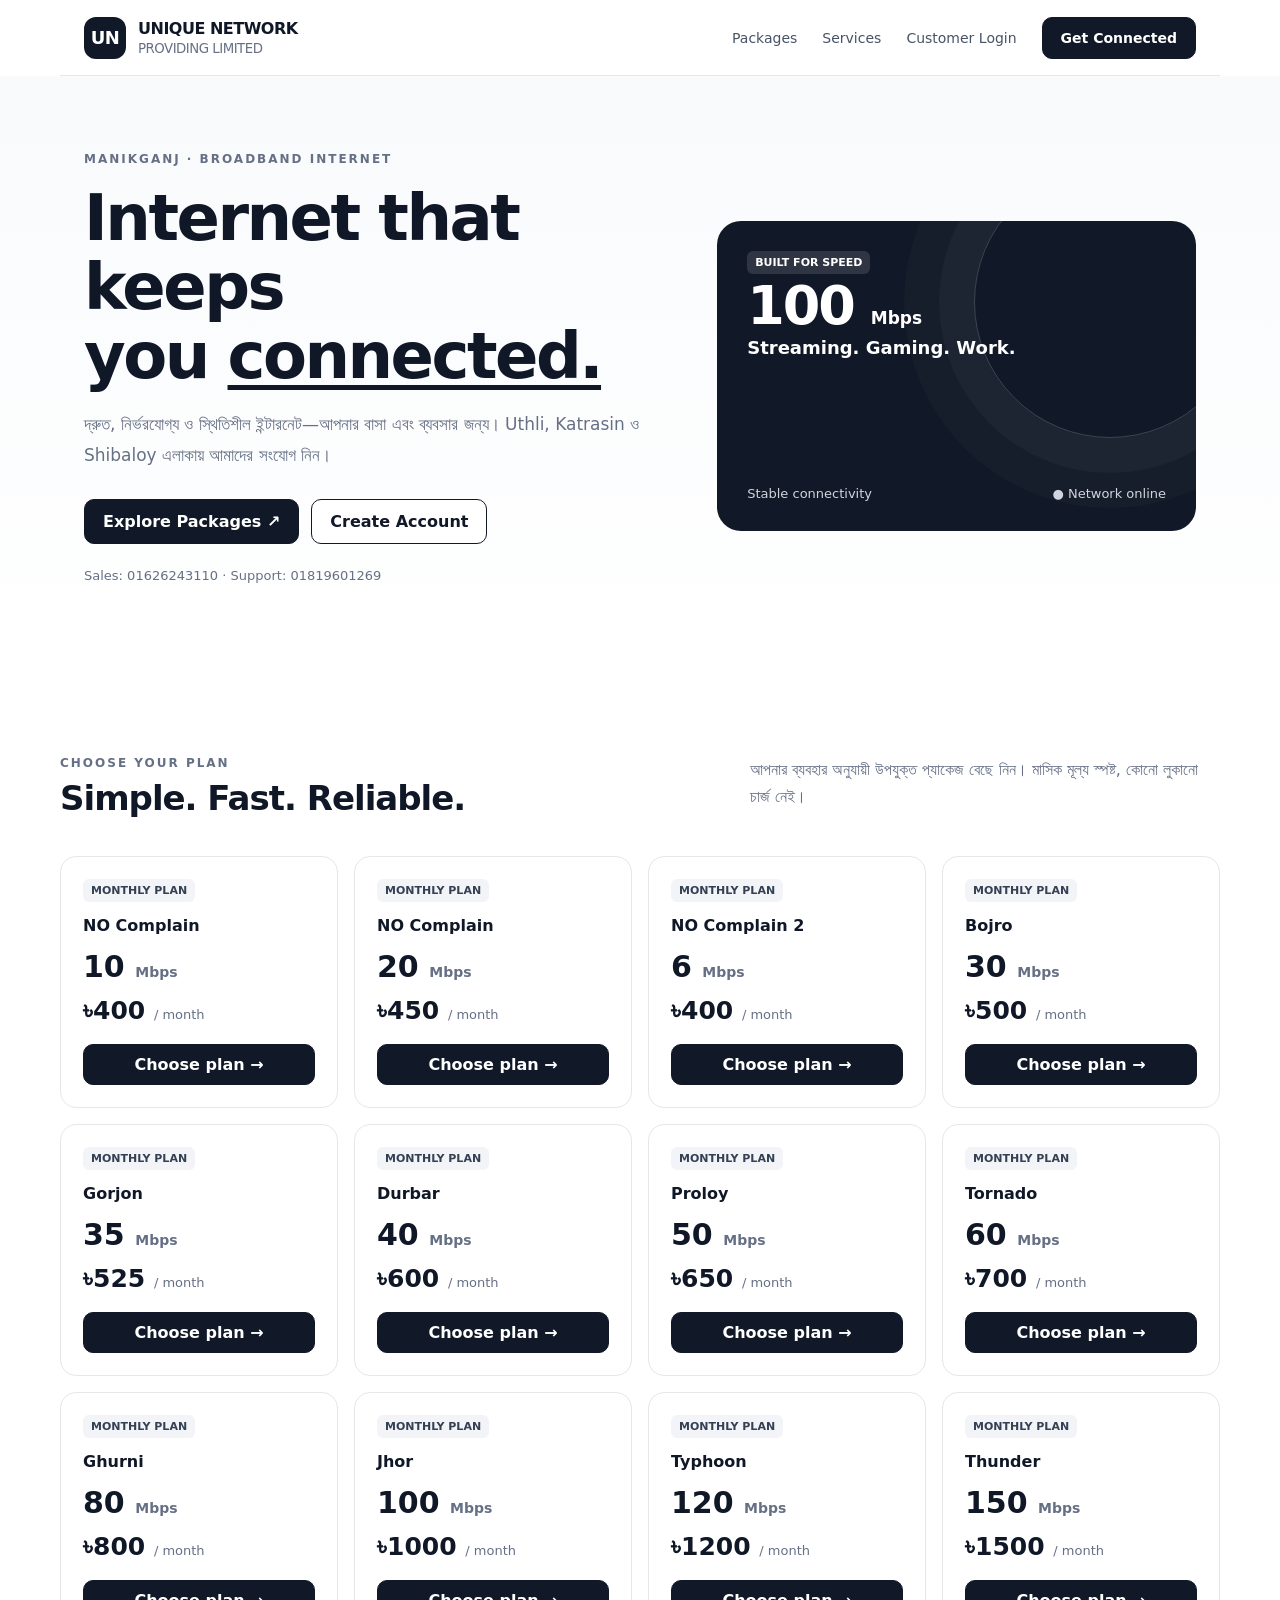
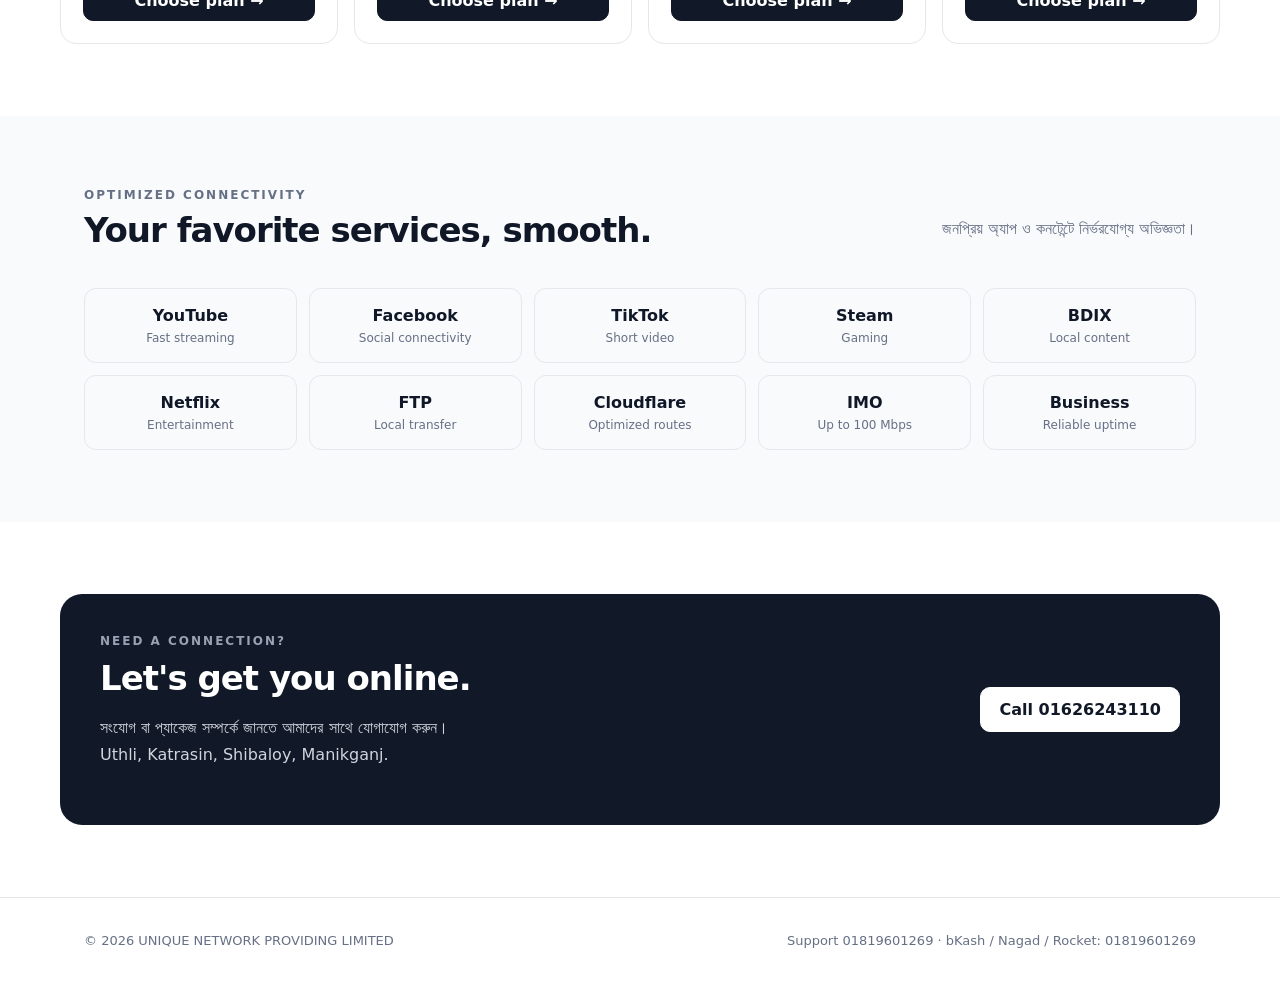
<file: index.html>
<!doctype html><n<html lang="bn"><head><meta charset="utf-8"><meta name="viewport" content="width=device-width,initial-scale=1"><title>Unique Network | Fast, Reliable Internet</title><meta name="description" content="Unique Network Providing Limited — reliable broadband in Manikganj"><style>
:root{--ink:#101828;--muted:#667085;--line:#e5e7eb;--accent:#111827;--bg:#f8fafc}*{box-sizing:border-box}body{margin:0;font-family:Inter,system-ui,"Noto Sans Bengali",Arial,sans-serif;color:var(--ink);background:white}a{color:inherit;text-decoration:none}.wrap{max-width:1160px;margin:auto;padding:0 24px}.nav{height:76px;display:flex;align-items:center;justify-content:space-between;border-bottom:1px solid var(--line)}.brand{display:flex;align-items:center;gap:12px;font-weight:800;letter-spacing:-.5px}.logo{width:42px;height:42px;border-radius:12px;background:#111827;color:#fff;display:grid;place-items:center;font-size:18px;font-weight:900}.navlinks{display:flex;gap:25px;align-items:center;font-size:14px;color:#475467}.btn{display:inline-flex;align-items:center;justify-content:center;padding:12px 18px;border-radius:10px;background:#111827;color:white;font-weight:700;border:1px solid #111827;cursor:pointer}.btn.outline{background:white;color:#111827}.hero{padding:76px 0 68px;background:linear-gradient(180deg,#f8fafc,white)}.hero-grid{display:grid;grid-template-columns:1.1fr .9fr;gap:48px;align-items:center}.eyebrow{font-size:12px;letter-spacing:2px;font-weight:800;color:#667085;text-transform:uppercase}.hero h1{font-size:clamp(38px,5vw,64px);line-height:1.08;letter-spacing:-2.5px;margin:18px 0}.hero p{color:var(--muted);font-size:17px;line-height:1.8;max-width:570px}.actions{display:flex;gap:12px;margin-top:28px;flex-wrap:wrap}.visual{background:#111827;border-radius:24px;min-height:310px;padding:30px;color:white;display:flex;flex-direction:column;justify-content:space-between;position:relative;overflow:hidden}.visual:after{content:"";position:absolute;width:270px;height:270px;border:1px solid #ffffff30;border-radius:50%;right:-50px;top:-55px;box-shadow:0 0 0 35px #ffffff08,0 0 0 70px #ffffff05}.speed{font-size:54px;font-weight:900;letter-spacing:-2px}.speed small{font-size:17px;letter-spacing:0}.visual-bottom{display:flex;justify-content:space-between;color:#d0d5dd;font-size:13px}.section{padding:72px 0}.section-head{display:flex;justify-content:space-between;align-items:end;gap:20px;margin-bottom:30px}.section h2{font-size:34px;letter-spacing:-1px;margin:8px 0}.section-head p{color:var(--muted);max-width:470px;line-height:1.7}.cards{display:grid;grid-template-columns:repeat(4,1fr);gap:16px}.card{border:1px solid var(--line);border-radius:16px;padding:22px;transition:.2s}.card:hover{border-color:#98a2b3;transform:translateY(-3px)}.card .name{font-weight:800;font-size:16px}.card .mbps{font-size:30px;font-weight:900;margin:14px 0 3px}.card .mbps small{font-size:14px;color:var(--muted)}.price{font-size:25px;font-weight:800;margin:12px 0 18px}.price small{font-size:13px;color:var(--muted);font-weight:500}.card .btn{width:100%;padding:10px}.tag{font-size:11px;font-weight:800;background:#f2f4f7;color:#344054;padding:5px 8px;border-radius:6px;display:inline-block}.services{display:grid;grid-template-columns:repeat(5,1fr);gap:12px}.service{border:1px solid var(--line);border-radius:12px;padding:17px;text-align:center;font-weight:700}.service span{display:block;color:var(--muted);font-size:12px;font-weight:500;margin-top:6px}.cta{background:#111827;color:white;border-radius:22px;padding:40px;display:flex;justify-content:space-between;align-items:center;gap:20px}.cta p{color:#d0d5dd;line-height:1.7}.footer{padding:35px 0;border-top:1px solid var(--line);color:var(--muted);font-size:13px}.footgrid{display:flex;justify-content:space-between;gap:20px}.auth{max-width:440px;margin:70px auto;padding:32px;border:1px solid var(--line);border-radius:18px;box-shadow:0 12px 35px #1018280a}.auth h1{font-size:28px;margin:10px 0}.auth p{color:var(--muted);line-height:1.7}.field{margin:18px 0}.field label{display:block;font-size:13px;font-weight:700;margin-bottom:8px}.field input{width:100%;padding:13px 14px;border:1px solid #d0d5dd;border-radius:9px;font:inherit}.auth .btn{width:100%}.auth-links{display:flex;justify-content:space-between;font-size:13px;margin-top:18px;color:#475467}.adminnote{font-size:12px;color:var(--muted);margin-top:16px}
@media(max-width:850px){.hero-grid{grid-template-columns:1fr}.cards{grid-template-columns:repeat(2,1fr)}.services{grid-template-columns:repeat(3,1fr)}.section-head{display:block}.navlinks{gap:12px}.navlinks .hide{display:none}}@media(max-width:520px){.wrap{padding:0 16px}.nav{height:66px}.brand{font-size:13px}.logo{width:36px;height:36px}.navlinks{font-size:12px}.hero{padding:48px 0}.cards{grid-template-columns:1fr}.services{grid-template-columns:repeat(2,1fr)}.section{padding:50px 0}.cta{padding:26px;display:block}.footgrid{display:block}.speed{font-size:44px}}
</style></head><body><header class="wrap nav"><a class="brand" href="/"><div class="logo">UN</div><span>UNIQUE NETWORK<br><small style="font-weight:500;color:#667085">PROVIDING LIMITED</small></span></a><nav class="navlinks"><a class="hide" href="#packages">Packages</a><a class="hide" href="#services">Services</a><a href="/login">Customer Login</a><a class="btn" href="/signup">Get Connected</a></nav></header><main><section class="hero"><div class="wrap hero-grid"><div><div class="eyebrow">Manikganj · Broadband Internet</div><h1>Internet that keeps<br>you <span style="text-decoration:underline;text-decoration-thickness:5px;text-underline-offset:7px">connected.</span></h1><p>দ্রুত, নির্ভরযোগ্য ও স্থিতিশীল ইন্টারনেট—আপনার বাসা এবং ব্যবসার জন্য। Uthli, Katrasin ও Shibaloy এলাকায় আমাদের সংযোগ নিন।</p><div class="actions"><a class="btn" href="#packages">Explore Packages ↗</a><a class="btn outline" href="/signup">Create Account</a></div><p style="font-size:13px;margin-top:20px">Sales: 01626243110 · Support: 01819601269</p></div><div class="visual"><div><span class="tag" style="background:#ffffff20;color:#fff">BUILT FOR SPEED</span><div class="speed">100 <small>Mbps</small></div><div style="font-size:18px;font-weight:700">Streaming. Gaming. Work.</div></div><div class="visual-bottom"><span>Stable connectivity</span><span>● Network online</span></div></div></div></section><section class="section wrap" id="packages"><div class="section-head"><div><div class="eyebrow">Choose your plan</div><h2>Simple. Fast. Reliable.</h2></div><p>আপনার ব্যবহার অনুযায়ী উপযুক্ত প্যাকেজ বেছে নিন। মাসিক মূল্য স্পষ্ট, কোনো লুকানো চার্জ নেই।</p></div><div class="cards" id="packageCards"></div></section><section class="section" style="background:#f8fafc" id="services"><div class="wrap"><div class="section-head"><div><div class="eyebrow">Optimized connectivity</div><h2>Your favorite services, smooth.</h2></div><p>জনপ্রিয় অ্যাপ ও কনটেন্টে নির্ভরযোগ্য অভিজ্ঞতা।</p></div><div class="services"><div class="service">YouTube<span>Fast streaming</span></div><div class="service">Facebook<span>Social connectivity</span></div><div class="service">TikTok<span>Short video</span></div><div class="service">Steam<span>Gaming</span></div><div class="service">BDIX<span>Local content</span></div><div class="service">Netflix<span>Entertainment</span></div><div class="service">FTP<span>Local transfer</span></div><div class="service">Cloudflare<span>Optimized routes</span></div><div class="service">IMO<span>Up to 100 Mbps</span></div><div class="service">Business<span>Reliable uptime</span></div></div></div></section><section class="section wrap"><div class="cta"><div><div class="eyebrow" style="color:#98a2b3">Need a connection?</div><h2 style="margin:10px 0">Let's get you online.</h2><p>সংযোগ বা প্যাকেজ সম্পর্কে জানতে আমাদের সাথে যোগাযোগ করুন।<br>Uthli, Katrasin, Shibaloy, Manikganj.</p></div><a class="btn" style="background:white;color:#111827;border-color:white" href="tel:01626243110">Call 01626243110</a></div></section></main><footer class="footer"><div class="wrap footgrid"><div>© 2026 UNIQUE NETWORK PROVIDING LIMITED</div><div>Support 01819601269 · bKash / Nagad / Rocket: 01819601269</div></div></footer><script>const plans=[['NO Complain',10,400],['NO Complain',20,450],['NO Complain 2',6,400],['Bojro',30,500],['Gorjon',35,525],['Durbar',40,600],['Proloy',50,650],['Tornado',60,700],['Ghurni',80,800],['Jhor',100,1000],['Typhoon',120,1200],['Thunder',150,1500]];document.getElementById('packageCards').innerHTML=plans.map(p=>`<article class="card"><span class="tag">MONTHLY PLAN</span><div class="name" style="margin-top:14px">${p[0]}</div><div class="mbps">${p[1]} <small>Mbps</small></div><div class="price">৳${p[2]} <small>/ month</small></div><a class="btn" href="/signup?package=${encodeURIComponent(p[0])}">Choose plan →</a></article>`).join('');</script></body></html>
</file>
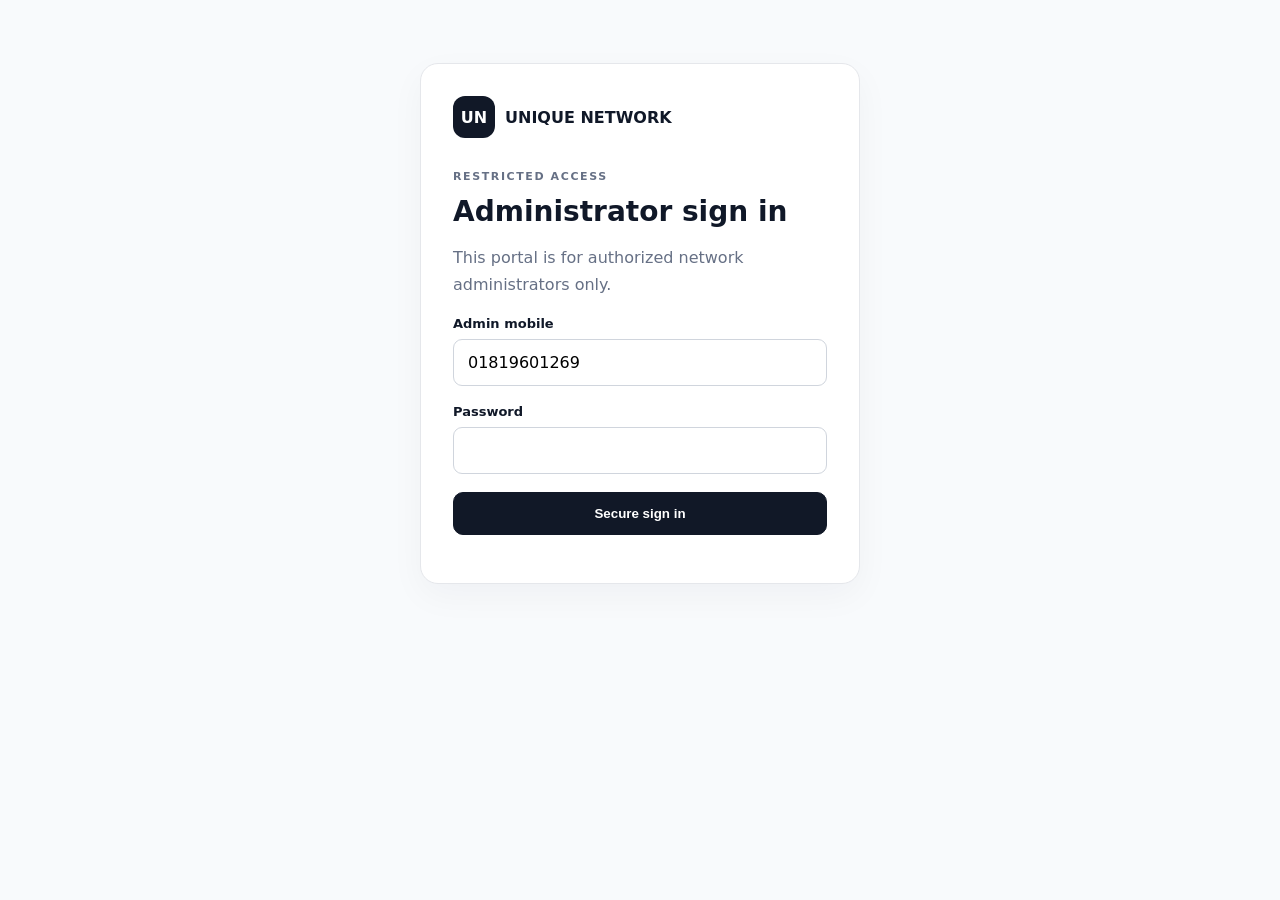
<file: admin-login.html>
<!doctype html><html lang="en"><head><meta charset="utf-8"><meta name="viewport" content="width=device-width,initial-scale=1"><title>Admin Sign In | Unique Network</title><link rel="stylesheet" href="/style.css"></head><body><div class="auth"><a class="brand" href="/"><div class="logo">UN</div> UNIQUE NETWORK</a><div class="eyebrow">RESTRICTED ACCESS</div><h1>Administrator sign in</h1><p>This portal is for authorized network administrators only.</p><form id="f"><div class="field"><label>Admin mobile</label><input name="phone" value="01819601269" required></div><div class="field"><label>Password</label><input name="password" type="password" required></div><button class="btn">Secure sign in</button></form><div id="msg" class="adminnote"></div></div><script>document.getElementById('f').onsubmit=async e=>{e.preventDefault();let d=Object.fromEntries(new FormData(e.target));let r=await fetch('/api/admin/login',{method:'POST',headers:{'content-type':'application/json'},body:JSON.stringify(d)});let j=await r.json();document.getElementById('msg').textContent=j.message||j.error||'Login failed';if(r.ok)location.href='/admin/dashboard';};</script></body></html>
</file>
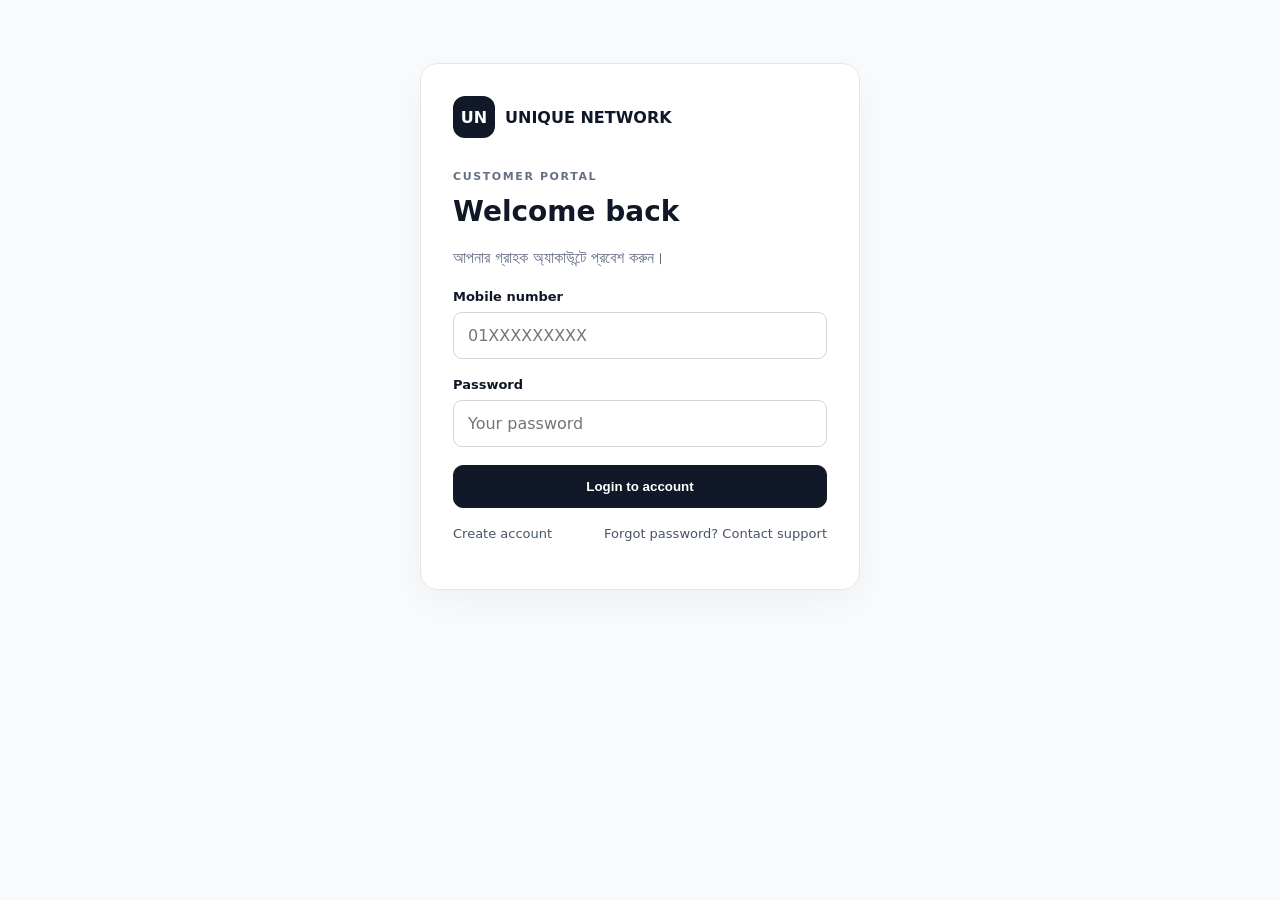
<file: login.html>
<!doctype html><html lang="bn"><head><meta charset="utf-8"><meta name="viewport" content="width=device-width,initial-scale=1"><title>Customer Login | Unique Network</title><link rel="stylesheet" href="/style.css"></head><body><div class="auth"><a class="brand" href="/"><div class="logo">UN</div> UNIQUE NETWORK</a><div class="eyebrow">CUSTOMER PORTAL</div><h1>Welcome back</h1><p>আপনার গ্রাহক অ্যাকাউন্টে প্রবেশ করুন।</p><form id="f"><div class="field"><label>Mobile number</label><input name="phone" placeholder="01XXXXXXXXX" required pattern="01[0-9]{9}"></div><div class="field"><label>Password</label><input name="password" type="password" placeholder="Your password" required></div><button class="btn">Login to account</button></form><div class="auth-links"><a href="/signup">Create account</a><a href="tel:01819601269">Forgot password? Contact support</a></div><div id="msg" class="adminnote"></div></div><script>document.getElementById('f').onsubmit=async e=>{e.preventDefault();let d=Object.fromEntries(new FormData(e.target));let r=await fetch('/api/login',{method:'POST',headers:{'content-type':'application/json'},body:JSON.stringify(d)});let j=await r.json();document.getElementById('msg').textContent=j.message||j.error||'Login failed';if(r.ok)location.href='/dashboard';};</script></body></html>
</file>
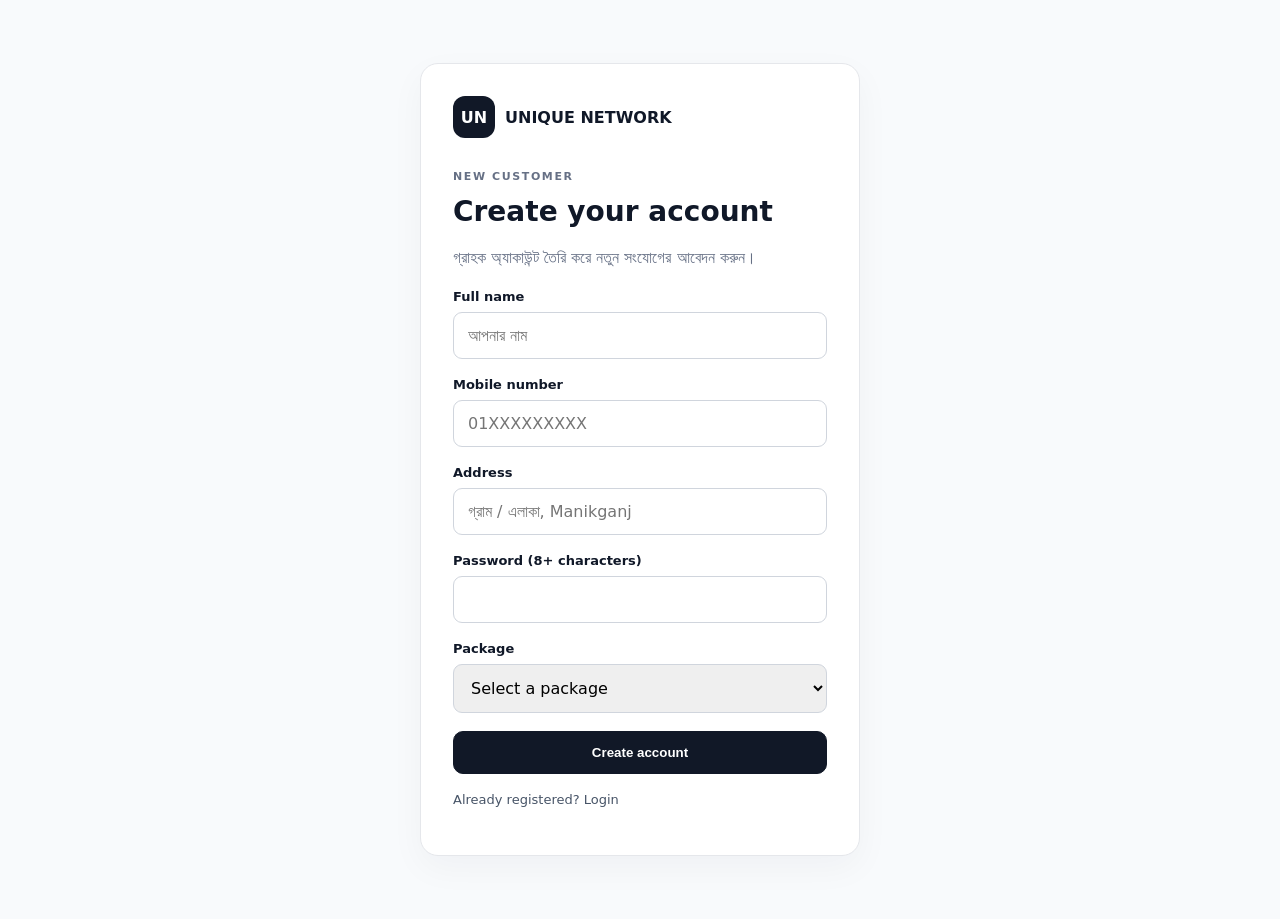
<file: signup.html>
<!doctype html><html lang="bn"><head><meta charset="utf-8"><meta name="viewport" content="width=device-width,initial-scale=1"><title>Sign Up | Unique Network</title><link rel="stylesheet" href="/style.css"></head><body><div class="auth"><a class="brand" href="/"><div class="logo">UN</div> UNIQUE NETWORK</a><div class="eyebrow">NEW CUSTOMER</div><h1>Create your account</h1><p>গ্রাহক অ্যাকাউন্ট তৈরি করে নতুন সংযোগের আবেদন করুন।</p><form id="f"><div class="field"><label>Full name</label><input name="name" required minlength="2" placeholder="আপনার নাম"></div><div class="field"><label>Mobile number</label><input name="phone" required pattern="01[0-9]{9}" placeholder="01XXXXXXXXX"></div><div class="field"><label>Address</label><input name="address" required placeholder="গ্রাম / এলাকা, Manikganj"></div><div class="field"><label>Password (8+ characters)</label><input name="password" type="password" required minlength="8"></div><div class="field"><label>Package</label><select name="package" required><option value="">Select a package</option><option>NO Complain 10 Mbps - ৳400</option><option>NO Complain 20 Mbps - ৳450</option><option>NO Complain 2 6 Mbps - ৳400</option><option>Bojro 30 Mbps - ৳500</option><option>Gorjon 35 Mbps - ৳525</option><option>Durbar 40 Mbps - ৳600</option><option>Proloy 50 Mbps - ৳650</option><option>Tornado 60 Mbps - ৳700</option><option>Ghurni 80 Mbps - ৳800</option><option>Jhor 100 Mbps - ৳1000</option><option>Typhoon 120 Mbps - ৳1200</option><option>Thunder 150 Mbps - ৳1500</option></select></div><button class="btn">Create account</button></form><div class="auth-links"><a href="/login">Already registered? Login</a></div><div id="msg" class="adminnote"></div></div><script>document.getElementById('f').onsubmit=async e=>{e.preventDefault();let d=Object.fromEntries(new FormData(e.target));let r=await fetch('/api/signup',{method:'POST',headers:{'content-type':'application/json'},body:JSON.stringify(d)});let j=await r.json();document.getElementById('msg').textContent=j.message||j.error||'Signup failed';if(r.ok)location.href='/login';};</script><style>select{width:100%;padding:13px;border:1px solid #d0d5dd;border-radius:9px;font:inherit}</style></body></html>
</file>
<file: style.css>
*{box-sizing:border-box}body{margin:0;background:#f8fafc;color:#101828;font-family:Inter,system-ui,"Noto Sans Bengali",Arial,sans-serif}.auth{max-width:440px;margin:7vh auto;background:white;padding:32px;border:1px solid #e5e7eb;border-radius:18px;box-shadow:0 12px 35px #1018280a}.brand{display:flex;align-items:center;gap:10px;font-weight:800;text-decoration:none;color:#101828;margin-bottom:32px}.logo{width:42px;height:42px;border-radius:12px;background:#111827;color:white;display:grid;place-items:center;font-weight:900}.eyebrow{font-size:11px;letter-spacing:1.6px;color:#667085;font-weight:800;margin:12px 0}.auth h1{font-size:28px;margin:10px 0}.auth p{color:#667085;line-height:1.7}.field{margin:18px 0}.field label{display:block;font-size:13px;font-weight:700;margin-bottom:8px}.field input{width:100%;padding:13px 14px;border:1px solid #d0d5dd;border-radius:9px;font:inherit}.btn{display:inline-flex;justify-content:center;width:100%;padding:13px 18px;border-radius:10px;background:#111827;color:white;font-weight:700;border:1px solid #111827;cursor:pointer}.auth-links{display:flex;justify-content:space-between;gap:12px;font-size:13px;margin-top:18px;color:#475467}.auth-links a{color:inherit;text-decoration:none}.adminnote{font-size:12px;color:#667085;margin-top:16px}
</file>
